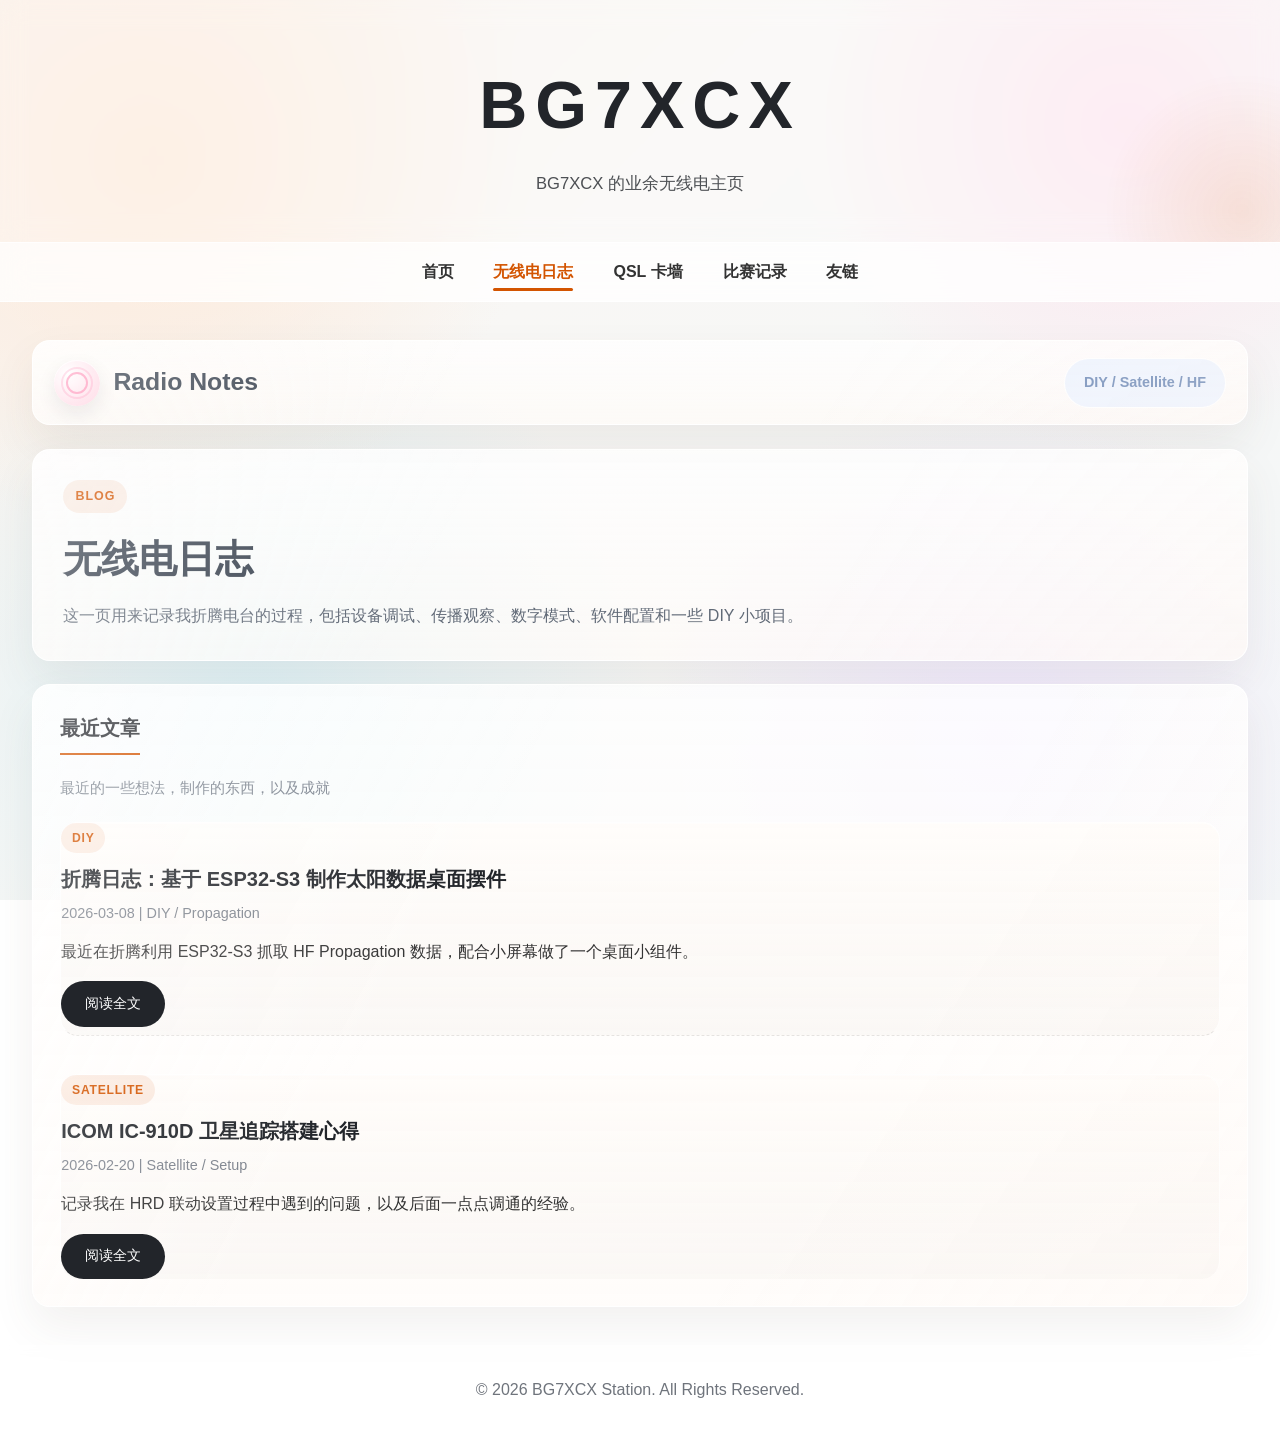
<file: blog.html>
<!DOCTYPE html>
<html lang="zh-CN">
<head>
    <meta charset="UTF-8">
    <meta name="viewport" content="width=device-width, initial-scale=1.0, maximum-scale=1.0, user-scalable=no">
    <title>无线电日志 - BG7XCX</title>
    <link rel="stylesheet" href="style.css">
</head>
<body class="page-shell">

<header class="hero reveal delay-1">
    <h1>BG7XCX</h1>
    <p>BG7XCX 的业余无线电主页</p>
</header>

<nav class="site-nav reveal delay-2">
    <div class="nav-links">
        <a href="index.html">首页</a>
        <a href="blog.html" class="active">无线电日志</a>
        <a href="qsl.html">QSL 卡墙</a>
        <a href="contest.html">比赛记录</a>
        <a href="links.html">友链</a>
    </div>
</nav>

<div class="container inner-page-container page-enter">
    <main class="content inner-page-content">
        <section class="inner-page-shell reveal delay-3">
            <div class="inner-page-topbar glass-card">
                <div class="topbar-brand">
                    <span class="topbar-dot"></span>
                    <strong>Radio Notes</strong>
                </div>
                <div class="topbar-actions">
                    <span class="topbar-pill">DIY / Satellite / HF</span>
                </div>
            </div>

            <article class="glass-card page-lead-card">
                <div class="hero-board-badge">Blog</div>
                <h2>无线电日志</h2>
                <p>
                    这一页用来记录我折腾电台的过程，包括设备调试、传播观察、数字模式、软件配置和一些 DIY 小项目。
                </p>
            </article>

            <article class="glass-card page-panel">
                <div class="board-head">
                    <div>
                        <h3>最近文章</h3>
                        <p class="widget-note">最近的一些想法，制作的东西，以及成就</p>
                    </div>
                </div>
                <div class="post-list-grid">
                    <article class="post-preview post-card">
                        <span class="post-tag">DIY</span>
                        <h4>折腾日志：基于 ESP32-S3 制作太阳数据桌面摆件</h4>
                        <p class="post-meta">2026-03-08 | DIY / Propagation</p>
                        <p>最近在折腾利用 ESP32-S3 抓取 HF Propagation 数据，配合小屏幕做了一个桌面小组件。</p>
                        <a href="#" class="btn">阅读全文</a>
                    </article>

                    <article class="post-preview post-card">
                        <span class="post-tag">Satellite</span>
                        <h4>ICOM IC-910D 卫星追踪搭建心得</h4>
                        <p class="post-meta">2026-02-20 | Satellite / Setup</p>
                        <p>记录我在 HRD 联动设置过程中遇到的问题，以及后面一点点调通的经验。</p>
                        <a href="#" class="btn">阅读全文</a>
                    </article>
                </div>
            </article>
        </section>
    </main>
</div>

<footer class="site-footer reveal delay-5">
    <p>&copy; 2026 BG7XCX Station. All Rights Reserved.</p>
</footer>

<script src="script.js"></script>
</body>
</html>
</file>
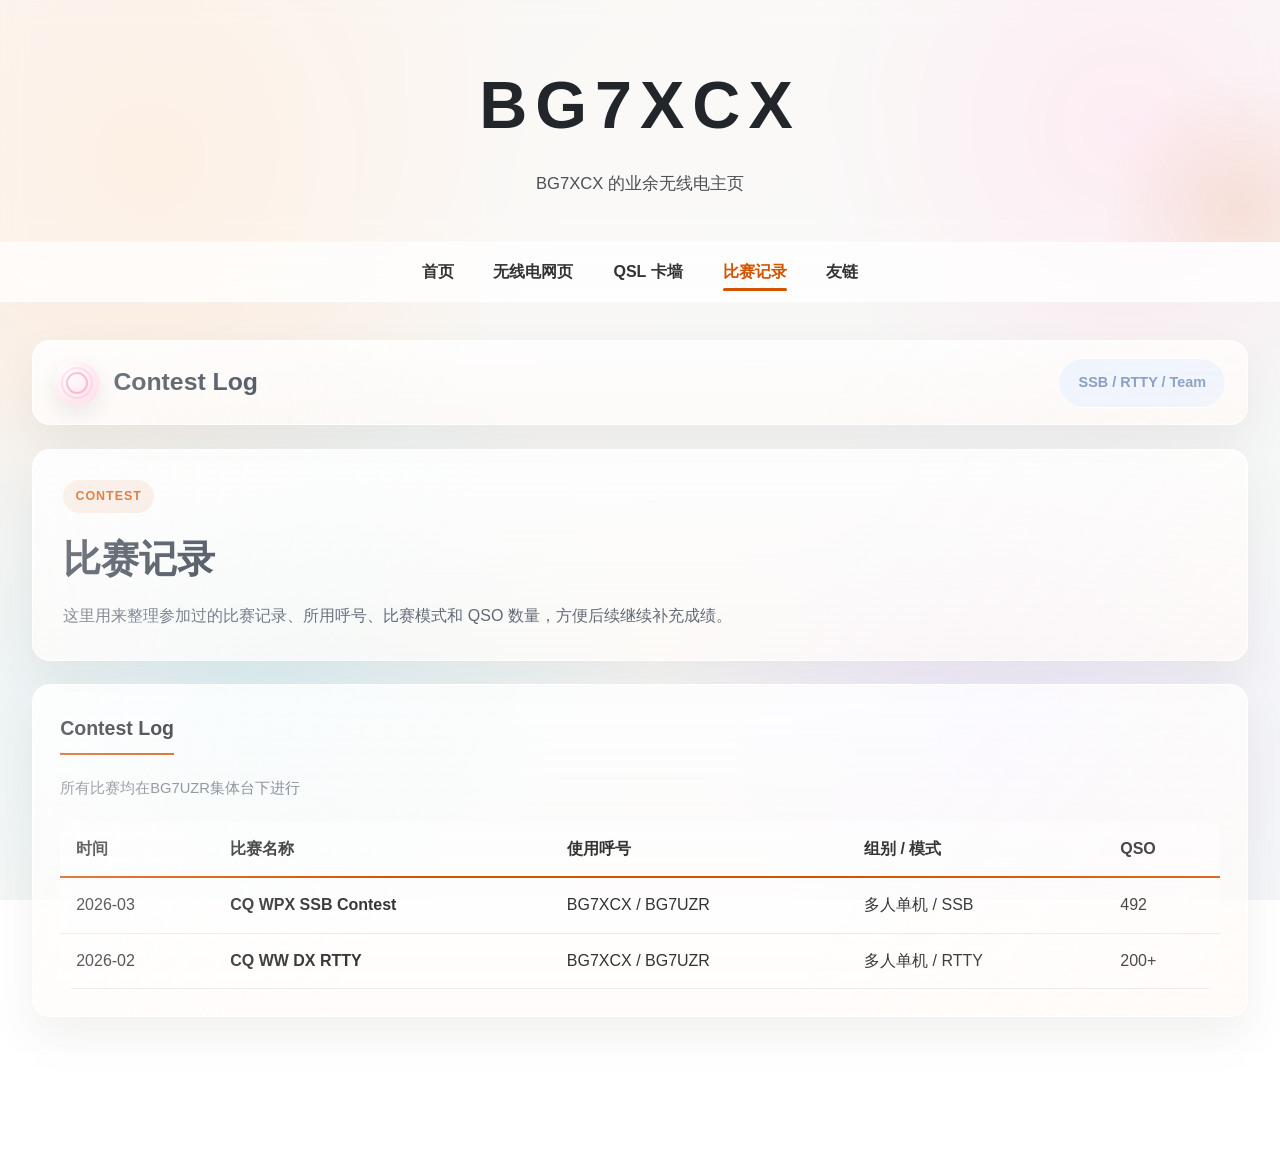
<file: contest.html>
<!DOCTYPE html>
<html lang="zh-CN">
<head>
    <meta charset="UTF-8">
    <meta name="viewport" content="width=device-width, initial-scale=1.0, maximum-scale=1.0, user-scalable=no">
    <title>比赛记录 - BG7XCX</title>
    <link rel="stylesheet" href="style.css">
</head>
<body class="page-shell">

<header class="hero reveal delay-1">
    <h1>BG7XCX</h1>
    <p>BG7XCX 的业余无线电主页</p>
</header>

<nav class="site-nav reveal delay-2">
    <div class="nav-links">
        <a href="index.html">首页</a>
        <a href="blog.html">无线电网页</a>
        <a href="qsl.html">QSL 卡墙</a>
        <a href="contest.html" class="active">比赛记录</a>
        <a href="links.html">友链</a>
    </div>
</nav>

<div class="container inner-page-container page-enter">
    <main class="content inner-page-content">
        <section class="inner-page-shell reveal delay-3">
            <div class="inner-page-topbar glass-card">
                <div class="topbar-brand">
                    <span class="topbar-dot"></span>
                    <strong>Contest Log</strong>
                </div>
                <div class="topbar-actions">
                    <span class="topbar-pill">SSB / RTTY / Team</span>
                </div>
            </div>

            <article class="glass-card page-lead-card">
                <div class="hero-board-badge">Contest</div>
                <h2>比赛记录</h2>
                <p>
                    这里用来整理参加过的比赛记录、所用呼号、比赛模式和 QSO 数量，方便后续继续补充成绩。
                </p>
            </article>

            <article class="glass-card page-panel">
                <div class="board-head">
                    <div>
                        <h3>Contest Log</h3>
                        <p class="widget-note">所有比赛均在BG7UZR集体台下进行</p>
                    </div>
                </div>
                <div class="table-shell">
                    <table class="contest-table">
                        <thead>
                            <tr>
                                <th>时间</th>
                                <th>比赛名称</th>
                                <th>使用呼号</th>
                                <th>组别 / 模式</th>
                                <th>QSO</th>
                            </tr>
                        </thead>
                        <tbody>
                            <tr>
                                <td>2026-03</td>
                                <td><strong>CQ WPX SSB Contest</strong></td>
                                <td>BG7XCX / BG7UZR</td>
                                <td>多人单机 / SSB</td>
                                <td>492</td>
                            </tr>
                            <tr>
                                <td>2026-02</td>
                                <td><strong>CQ WW DX RTTY</strong></td>
                                <td>BG7XCX / BG7UZR</td>
                                <td>多人单机 / RTTY</td>
                                <td>200+</td>
                            </tr>
                        </tbody>
                    </table>
                </div>
            </article>
        </section>
    </main>
</div>

<footer class="site-footer reveal delay-5">
    <p>&copy; 2026 BG7XCX Station. All Rights Reserved.</p>
</footer>

<script src="script.js"></script>
</body>
</html>
</file>
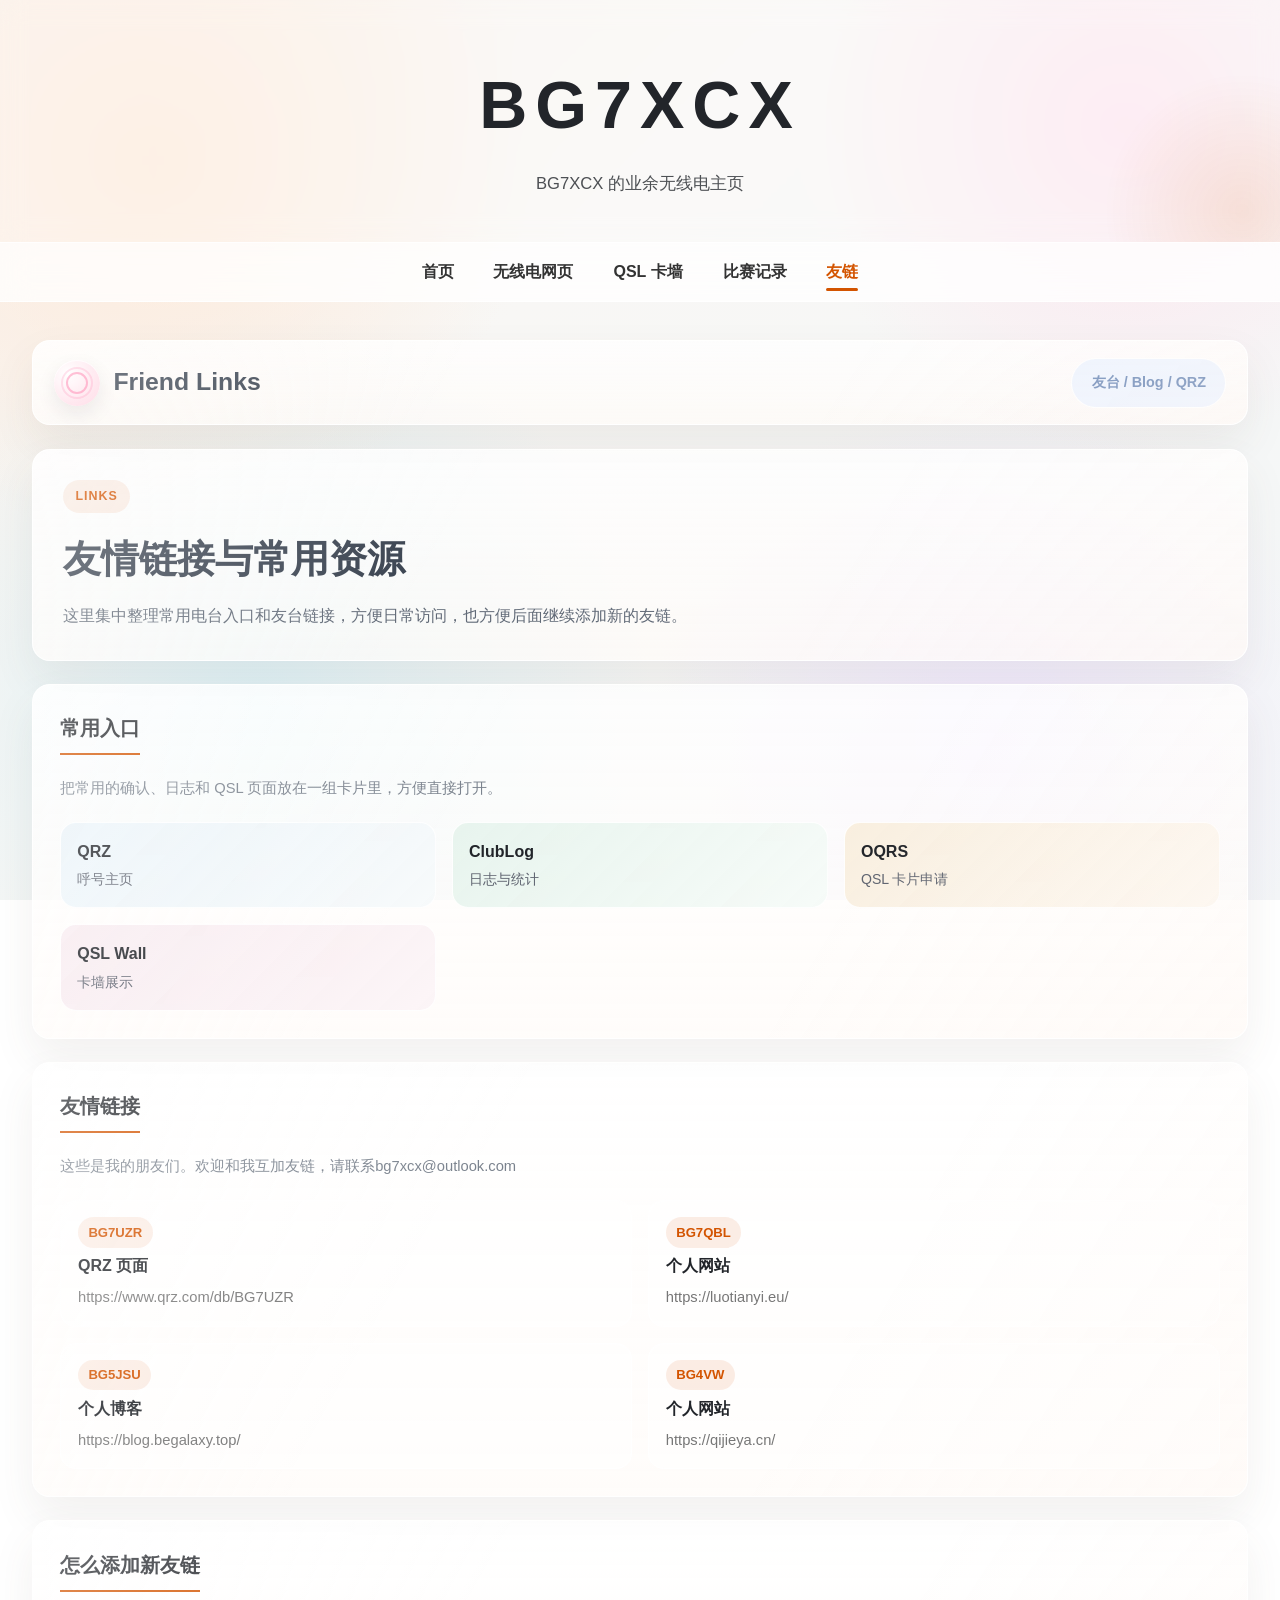
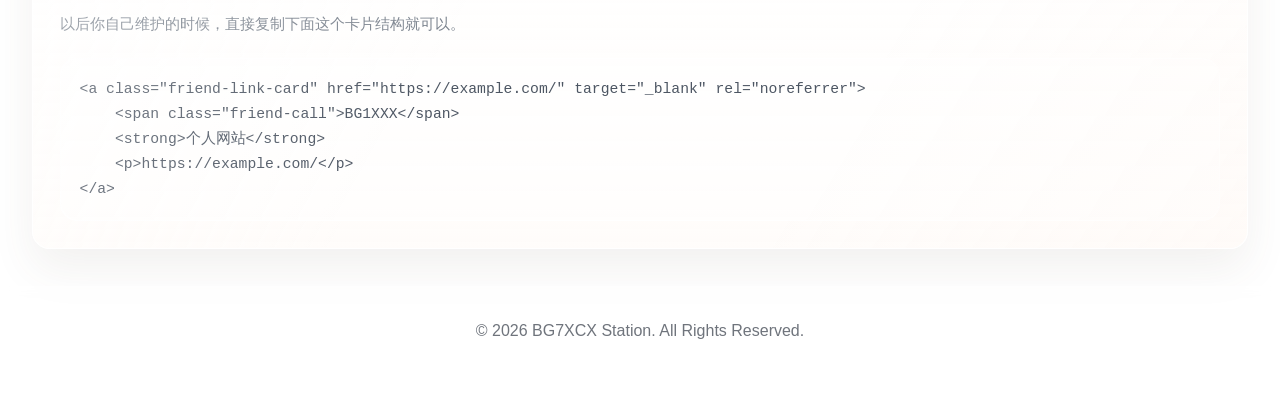
<file: links.html>
<!DOCTYPE html>
<html lang="zh-CN">
<head>
    <meta charset="UTF-8">
    <meta name="viewport" content="width=device-width, initial-scale=1.0, maximum-scale=1.0, user-scalable=no">
    <title>友情链接 - BG7XCX</title>
    <link rel="stylesheet" href="style.css">
</head>
<body class="page-shell">

<header class="hero reveal delay-1">
    <h1>BG7XCX</h1>
    <p>BG7XCX 的业余无线电主页</p>
</header>

<nav class="site-nav reveal delay-2">
    <div class="nav-links">
        <a href="index.html">首页</a>
        <a href="blog.html">无线电网页</a>
        <a href="qsl.html">QSL 卡墙</a>
        <a href="contest.html">比赛记录</a>
        <a href="links.html" class="active">友链</a>
    </div>
</nav>

<div class="container inner-page-container page-enter">
    <main class="content inner-page-content">
        <section class="inner-page-shell reveal delay-3">
            <div class="inner-page-topbar glass-card">
                <div class="topbar-brand">
                    <span class="topbar-dot"></span>
                    <strong>Friend Links</strong>
                </div>
                <div class="topbar-actions">
                    <span class="topbar-pill">友台 / Blog / QRZ</span>
                </div>
            </div>

            <article class="glass-card page-lead-card">
                <div class="hero-board-badge">Links</div>
                <h2>友情链接与常用资源</h2>
                <p>
                    这里集中整理常用电台入口和友台链接，方便日常访问，也方便后面继续添加新的友链。
                </p>
            </article>

            <article class="glass-card page-panel">
                <div class="board-head">
                    <div>
                        <h3>常用入口</h3>
                        <p class="widget-note">把常用的确认、日志和 QSL 页面放在一组卡片里，方便直接打开。</p>
                    </div>
                </div>
                <div class="tool-strip page-tool-strip">
                    <a class="tool-chip tool-chip-blue" href="https://www.qrz.com/db/BG7XCX" target="_blank" rel="noreferrer">
                        <span class="tool-chip-title">QRZ</span>
                        <span class="tool-chip-copy">呼号主页</span>
                    </a>
                    <a class="tool-chip tool-chip-green" href="https://clublog.org/" target="_blank" rel="noreferrer">
                        <span class="tool-chip-title">ClubLog</span>
                        <span class="tool-chip-copy">日志与统计</span>
                    </a>
                    <a class="tool-chip tool-chip-amber" href="https://clublog.org/oqrs.php" target="_blank" rel="noreferrer">
                        <span class="tool-chip-title">OQRS</span>
                        <span class="tool-chip-copy">QSL 卡片申请</span>
                    </a>
                    <a class="tool-chip tool-chip-rose" href="qsl.html">
                        <span class="tool-chip-title">QSL Wall</span>
                        <span class="tool-chip-copy">卡墙展示</span>
                    </a>
                </div>
            </article>

            <article class="glass-card page-panel">
                <div class="board-head">
                    <div>
                        <h3>友情链接</h3>
                        <p class="widget-note">这些是我的朋友们。欢迎和我互加友链，请联系bg7xcx@outlook.com</p>
                    </div>
                </div>
                <div class="friend-links-grid">
                    <a class="friend-link-card" href="https://www.qrz.com/db/BG7UZR" target="_blank" rel="noreferrer">
                        <span class="friend-call">BG7UZR</span>
                        <strong>QRZ 页面</strong>
                        <p>https://www.qrz.com/db/BG7UZR</p>
                    </a>
                    <a class="friend-link-card" href="https://luotianyi.eu/" target="_blank" rel="noreferrer">
                        <span class="friend-call">BG7QBL</span>
                        <strong>个人网站</strong>
                        <p>https://luotianyi.eu/</p>
                    </a>
                    <a class="friend-link-card" href="https://blog.begalaxy.top/" target="_blank" rel="noreferrer">
                        <span class="friend-call">BG5JSU</span>
                        <strong>个人博客</strong>
                        <p>https://blog.begalaxy.top/</p>
                    </a>
                    <a class="friend-link-card" href="https://qijieya.cn/" target="_blank" rel="noreferrer">
                        <span class="friend-call">BG4VW</span>
                        <strong>个人网站</strong>
                        <p>https://qijieya.cn/</p>
                    </a>
                </div>
            </article>

            <article class="glass-card page-panel">
                <div class="board-head">
                    <div>
                        <h3>怎么添加新友链</h3>
                        <p class="widget-note">以后你自己维护的时候，直接复制下面这个卡片结构就可以。</p>
                    </div>
                </div>
                <div class="code-note-card">
<pre><code>&lt;a class="friend-link-card" href="https://example.com/" target="_blank" rel="noreferrer"&gt;
    &lt;span class="friend-call"&gt;BG1XXX&lt;/span&gt;
    &lt;strong&gt;个人网站&lt;/strong&gt;
    &lt;p&gt;https://example.com/&lt;/p&gt;
&lt;/a&gt;</code></pre>
                </div>
            </article>
        </section>
    </main>
</div>

<footer class="site-footer reveal delay-5">
    <p>&copy; 2026 BG7XCX Station. All Rights Reserved.</p>
</footer>

<script src="script.js"></script>
</body>
</html>
</file>
<file: style.css>
/* =========================================
   BG7XCX 纯净白底 + 毛玻璃风格 UI
   ========================================= */

:root {
    --primary: #22252a;
    --accent: #d35400;
    --accent-soft: rgba(211, 84, 0, 0.14);
    --text-main: #333;
    --text-muted: #777;
    --glass-bg: rgba(255, 255, 255, 0.62);
    --glass-bg-strong: rgba(255, 255, 255, 0.82);
    --glass-blur: 20px;
    --glass-border: 1px solid rgba(255, 255, 255, 0.92);
    --glass-shadow: 0 18px 48px rgba(24, 28, 35, 0.08);
    --glass-shadow-hover: 0 24px 64px rgba(24, 28, 35, 0.14);
    --radius-lg: 18px;
    --radius-md: 12px;
    --font-family: "Segoe UI", "PingFang SC", "Microsoft YaHei", sans-serif;
    --transition: 260ms ease;
}

* {
    box-sizing: border-box;
    margin: 0;
    padding: 0;
}

html {
    scroll-behavior: smooth;
}

body {
    font-family: var(--font-family);
    color: var(--text-main);
    line-height: 1.65;
    min-height: 100vh;
    background-image:
        radial-gradient(circle at 12% 18%, rgba(255, 232, 214, 0.82), transparent 28%),
        radial-gradient(circle at 88% 14%, rgba(255, 222, 235, 0.72), transparent 24%),
        radial-gradient(circle at 20% 78%, rgba(213, 239, 246, 0.72), transparent 32%),
        radial-gradient(circle at 78% 82%, rgba(239, 229, 255, 0.74), transparent 28%),
        linear-gradient(135deg, #f8f1eb 0%, #f8f7f5 38%, #f4f7f8 100%);
    background-size: 100% 100%;
    background-attachment: fixed;
    background-position: center;
    opacity: 1;
    transition: opacity 320ms ease, transform 320ms ease, filter 320ms ease;
}

body.page-transitioning {
    opacity: 0;
    transform: translateY(10px);
    filter: blur(3px);
}

a {
    text-decoration: none;
    color: inherit;
    transition: color var(--transition), transform var(--transition), opacity var(--transition), background-color var(--transition), box-shadow var(--transition);
}

.hero {
    background: rgba(255, 255, 255, 0.3);
    backdrop-filter: blur(12px);
    -webkit-backdrop-filter: blur(12px);
    padding: 3.2rem 1rem 2.8rem;
    text-align: center;
    border-bottom: var(--glass-border);
    position: relative;
    overflow: hidden;
}

.hero::after {
    content: "";
    position: absolute;
    inset: auto -8% -45% auto;
    width: 280px;
    height: 280px;
    background: radial-gradient(circle, rgba(211, 84, 0, 0.12), transparent 70%);
    pointer-events: none;
}

.hero h1 {
    font-size: clamp(3rem, 5.2vw, 4.6rem);
    color: #22252a;
    letter-spacing: 0.12em;
    margin-bottom: 0.55rem;
}

.hero p {
    color: rgba(34, 37, 42, 0.8);
    font-size: clamp(0.95rem, 1.3vw, 1.08rem);
}

.site-nav {
    background: rgba(255, 255, 255, 0.78);
    backdrop-filter: blur(15px);
    -webkit-backdrop-filter: blur(15px);
    border-bottom: var(--glass-border);
    position: sticky;
    top: 0;
    z-index: 1000;
    display: flex;
    justify-content: center;
    align-items: center;
    padding: 0 1rem;
}

.nav-links {
    display: flex;
    flex-wrap: wrap;
    justify-content: center;
    gap: 0.35rem 0.9rem;
}

.nav-links a {
    padding: 1rem 0.8rem;
    font-weight: 600;
    display: block;
    position: relative;
}

.nav-links a::after {
    content: "";
    position: absolute;
    left: 0.8rem;
    right: 0.8rem;
    bottom: 0.65rem;
    height: 3px;
    border-radius: 999px;
    background: var(--accent);
    transform: scaleX(0);
    transform-origin: center;
    transition: transform var(--transition);
}

.nav-links a:hover,
.nav-links a.active {
    color: var(--accent);
}

.nav-links a:hover::after,
.nav-links a.active::after {
    transform: scaleX(1);
}

.container {
    width: min(95%, 1180px);
    margin: 2.35rem auto;
    display: grid;
    grid-template-columns: 300px minmax(0, 1fr);
    gap: 2rem;
    align-items: start;
}

.glass-card {
    background: linear-gradient(180deg, rgba(255, 255, 255, 0.78), rgba(255, 251, 248, 0.68));
    backdrop-filter: blur(var(--glass-blur));
    -webkit-backdrop-filter: blur(var(--glass-blur));
    border: 1px solid rgba(255, 255, 255, 0.88);
    box-shadow: 0 20px 44px rgba(89, 71, 63, 0.08);
    padding: 1.55rem;
    border-radius: var(--radius-lg);
    margin-bottom: 1.5rem;
    position: relative;
    overflow: hidden;
    transform: translateY(0);
    transition: transform 280ms ease, box-shadow 280ms ease, border-color 280ms ease, background 280ms ease;
}

.glass-card::before {
    content: "";
    position: absolute;
    inset: 0;
    background: linear-gradient(120deg, rgba(255, 255, 255, 0.34), transparent 35%, transparent 65%, rgba(255, 244, 238, 0.18));
    pointer-events: none;
}

.glass-card:hover {
    transform: translateY(-6px);
    box-shadow: 0 24px 56px rgba(89, 71, 63, 0.12);
    border-color: rgba(255, 255, 255, 1);
}

.glass-card h3 {
    font-size: 1.22rem;
    color: #22252a;
    margin-bottom: 1.3rem;
    padding-bottom: 0.55rem;
    border-bottom: 2px solid var(--accent);
    display: inline-block;
}

.section-intro {
    color: var(--text-muted);
    margin-bottom: 1.4rem;
}

.data-list {
    list-style: none;
}

.data-list li {
    padding: 0.82rem 0;
    border-bottom: 1px dashed rgba(0, 0, 0, 0.1);
    display: flex;
    justify-content: flex-start;
    gap: 20px;
    font-size: 0.95rem;
}

.data-list li:last-child {
    border-bottom: none;
}

.data-list strong {
    color: #444;
    width: 84px;
    flex-shrink: 0;
}

.data-list span {
    color: #555;
    font-weight: 500;
}

.memo-card {
    border-left: 5px solid var(--accent);
}

.resource-list strong a {
    color: var(--accent);
}

.resource-list strong a:hover {
    opacity: 0.8;
}

.link-card-grid,
.friend-links-grid {
    display: grid;
    grid-template-columns: repeat(2, minmax(0, 1fr));
    gap: 1rem;
}

.link-card,
.friend-link-card {
    display: grid;
    gap: 0.35rem;
    padding: 1rem 1.05rem;
    border-radius: 16px;
    background: rgba(255, 255, 255, 0.5);
    border: 1px solid rgba(255, 255, 255, 0.92);
    box-shadow: inset 0 1px 0 rgba(255, 255, 255, 0.28);
}

.link-card:hover,
.friend-link-card:hover {
    transform: translateY(-4px);
    box-shadow: 0 14px 30px rgba(24, 28, 35, 0.08);
}

.link-card-kicker {
    font-size: 0.76rem;
    letter-spacing: 0.08em;
    text-transform: uppercase;
    color: var(--accent);
    font-weight: 700;
}

.link-card strong,
.friend-link-card strong {
    font-size: 1rem;
    color: #22252a;
}

.link-card p,
.friend-link-card p {
    color: var(--text-muted);
    font-size: 0.92rem;
    word-break: break-word;
}

.friend-call {
    display: inline-flex;
    align-items: center;
    width: fit-content;
    padding: 0.28rem 0.65rem;
    border-radius: 999px;
    background: rgba(211, 84, 0, 0.1);
    color: var(--accent);
    font-size: 0.82rem;
    font-weight: 700;
}

.links-header {
    margin-bottom: 1.1rem;
}

.links-page-container {
    width: min(95%, 1380px);
    grid-template-columns: 1fr;
}

.home-page-container {
    width: min(95%, 1380px);
    grid-template-columns: 1fr;
}

.links-page-content {
    min-width: 0;
}

.home-page-content {
    min-width: 0;
}

.links-dashboard-shell {
    display: grid;
    gap: 1.5rem;
}

.home-dashboard-shell {
    display: grid;
    gap: 1.8rem;
}

.links-dashboard-topbar {
    display: flex;
    align-items: center;
    justify-content: space-between;
    gap: 1rem;
    padding: 1.15rem 1.4rem;
    margin-bottom: 0;
}

.home-dashboard-topbar {
    display: flex;
    align-items: center;
    justify-content: space-between;
    gap: 1rem;
    padding: 1.15rem 1.4rem;
    margin-bottom: 0;
}

.inner-page-container {
    width: min(95%, 1240px);
    grid-template-columns: 1fr;
}

.inner-page-content {
    min-width: 0;
}

.inner-page-shell {
    display: grid;
    gap: 1.45rem;
}

.inner-page-topbar {
    display: flex;
    align-items: center;
    justify-content: space-between;
    gap: 1rem;
    padding: 1.05rem 1.3rem;
    margin-bottom: 0;
}

.topbar-brand {
    display: inline-flex;
    align-items: center;
    gap: 0.85rem;
    color: #3a4350;
    font-size: 1.55rem;
    font-weight: 700;
}

.topbar-dot {
    width: 46px;
    height: 46px;
    border-radius: 50%;
    background: radial-gradient(circle at 30% 30%, rgba(255,255,255,0.94), rgba(255,214,227,0.88));
    box-shadow: inset 0 1px 0 rgba(255,255,255,0.85), 0 8px 20px rgba(24, 28, 35, 0.08);
    position: relative;
}

.topbar-dot::before,
.topbar-dot::after {
    content: "";
    position: absolute;
    inset: 50% auto auto 50%;
    border-radius: 999px;
    transform: translate(-50%, -50%);
}

.topbar-dot::before {
    width: 18px;
    height: 18px;
    border: 2px solid rgba(255, 122, 168, 0.45);
}

.topbar-dot::after {
    width: 28px;
    height: 28px;
    border: 2px solid rgba(255, 122, 168, 0.2);
}

.topbar-actions {
    display: flex;
    flex-wrap: wrap;
    justify-content: flex-end;
    gap: 0.8rem;
}

.topbar-pill {
    padding: 0.75rem 1.2rem;
    border-radius: 999px;
    background: rgba(233, 241, 255, 0.72);
    color: #7b95be;
    font-weight: 700;
    font-size: 0.9rem;
    border: 1px solid rgba(255,255,255,0.92);
}

.topbar-pill-accent {
    background: rgba(255, 233, 242, 0.78);
    color: #dd7da6;
}

.links-dashboard {
    display: grid;
    grid-template-columns: 290px minmax(0, 1fr) 280px;
    gap: 1.6rem;
    align-items: start;
}

.home-dashboard {
    display: grid;
    grid-template-columns: 290px minmax(0, 1fr) 280px;
    gap: 2rem;
    align-items: start;
}

.home-dashboard-unique {
    grid-template-columns: 310px minmax(0, 1fr);
    gap: 2rem;
}

.home-stage {
    display: grid;
    gap: 1.8rem;
    min-width: 0;
}

.dashboard-col {
    min-width: 0;
}

.profile-card {
    text-align: center;
}

.profile-card-large {
    padding-top: 2rem;
}

.home-profile-card {
    min-height: 100%;
}

.home-dashboard .glass-card:hover,
.inner-page-shell .glass-card:hover {
    transform: translateY(-2px);
}

.profile-avatar {
    width: 92px;
    height: 92px;
    margin: 0 auto 1rem;
    border-radius: 50%;
    display: grid;
    place-items: center;
    background: linear-gradient(135deg, rgba(255,255,255,0.95), rgba(211,84,0,0.16));
    color: var(--accent);
    font-size: 1.6rem;
    font-weight: 700;
    box-shadow: 0 10px 28px rgba(24, 28, 35, 0.08);
}

.profile-avatar-large {
    width: 118px;
    height: 118px;
    font-size: 2rem;
    margin-bottom: 1.15rem;
}

.profile-card h2 {
    font-size: 2rem;
    color: #3b4350;
    margin-bottom: 0.35rem;
}

.profile-subtitle {
    color: var(--text-muted);
    margin-bottom: 0.85rem;
}

.profile-copy {
    color: #555;
    margin-bottom: 1rem;
}

.profile-actions {
    display: grid;
    gap: 0.75rem;
}

.profile-pill {
    padding: 0.9rem 1rem;
    border-radius: 14px;
    background: rgba(255,255,255,0.56);
    border: 1px solid rgba(255,255,255,0.92);
    font-weight: 600;
}

.profile-pill:hover {
    transform: translateY(-3px);
}

.info-card .info-block + .info-block {
    margin-top: 1rem;
}

.info-card strong {
    display: block;
    margin-bottom: 0.35rem;
    color: #22252a;
}

.info-card p {
    color: #5f6470;
}

.home-info-card {
    margin-bottom: 0;
}

.hero-board {
    min-height: 235px;
    display: flex;
    flex-direction: column;
    justify-content: center;
}

.hero-board-links {
    background:
        radial-gradient(circle at 22% 24%, rgba(255, 225, 238, 0.35), transparent 24%),
        radial-gradient(circle at 82% 18%, rgba(219, 235, 255, 0.35), transparent 24%),
        linear-gradient(180deg, rgba(255, 255, 255, 0.78), rgba(255, 255, 255, 0.6));
}

.home-hero-card {
    min-height: 340px;
    display: flex;
    flex-direction: column;
    justify-content: center;
    background:
        radial-gradient(circle at 22% 18%, rgba(249, 231, 223, 0.42), transparent 24%),
        radial-gradient(circle at 84% 20%, rgba(225, 237, 244, 0.46), transparent 22%),
        linear-gradient(180deg, rgba(255, 253, 251, 0.84), rgba(250, 246, 243, 0.72));
}

.home-hero-card h2 {
    font-size: clamp(2rem, 3.6vw, 2.85rem);
    color: #3a4350;
    margin-bottom: 0.9rem;
    line-height: 1.2;
}

.home-hero-card p {
    color: #5f6470;
    max-width: 50rem;
}

.home-hero-links {
    display: flex;
    flex-wrap: wrap;
    gap: 0.8rem;
    margin-top: 1.6rem;
}

.home-section-card {
    margin-bottom: 0;
    padding: 2rem;
}

.home-logbook-panel {
    padding-bottom: 1.85rem;
}

.home-logbook-frame {
    border-radius: 18px;
    background: rgba(255, 255, 255, 0.72);
    box-shadow: inset 0 1px 0 rgba(255,255,255,0.5);
}

.home-logbook-frame .ham-widget {
    height: 360px;
}

.home-left-propagation {
    padding: 1.3rem;
    margin-top: 0.85rem;
}

.propagation-widget-compact {
    display: block;
    overflow: hidden;
    border-radius: 16px;
    background: rgba(255, 255, 255, 0.74);
    border: 1px solid rgba(255,255,255,0.9);
}

.propagation-widget-compact img {
    display: block;
    width: 100%;
    height: auto;
}

.home-links-card {
    background: linear-gradient(180deg, rgba(255, 252, 249, 0.82), rgba(251, 248, 245, 0.72));
}

.home-tool-strip {
    grid-template-columns: repeat(4, minmax(0, 1fr));
    gap: 1.3rem;
}

.home-focus-grid {
    display: grid;
    grid-template-columns: minmax(0, 1.25fr) minmax(280px, 0.9fr);
    gap: 1.6rem;
    align-items: start;
}

.home-summary-panel,
.home-updates-panel {
    min-height: 100%;
}

.station-summary-grid {
    display: grid;
    grid-template-columns: repeat(2, minmax(0, 1fr));
    gap: 1.35rem;
}

.station-summary-card {
    padding: 1.4rem 1.2rem;
    border-radius: 18px;
    border: 1px solid rgba(255, 255, 255, 0.9);
    box-shadow: inset 0 1px 0 rgba(255, 255, 255, 0.3);
}

.station-summary-card strong {
    display: block;
    color: #2f3743;
    font-size: 1.02rem;
    margin-bottom: 0.3rem;
}

.station-summary-card p {
    color: #687280;
    font-size: 0.9rem;
}

.station-summary-kicker {
    display: inline-flex;
    margin-bottom: 0.65rem;
    padding: 0.3rem 0.62rem;
    border-radius: 999px;
    font-size: 0.74rem;
    font-weight: 700;
    letter-spacing: 0.08em;
    text-transform: uppercase;
    background: rgba(255, 255, 255, 0.65);
    color: #6a7380;
}

.station-summary-card-blue {
    background: linear-gradient(135deg, rgba(231,239,245,0.92), rgba(248,250,251,0.97));
}

.station-summary-card-pink {
    background: linear-gradient(135deg, rgba(246,235,238,0.92), rgba(252,246,248,0.97));
}

.station-summary-card-gold {
    background: linear-gradient(135deg, rgba(247,238,225,0.92), rgba(252,248,241,0.97));
}

.home-feed-list {
    display: grid;
    gap: 1.2rem;
}

.home-feed-item {
    padding: 1.28rem 1.2rem;
    border-radius: 16px;
    background: linear-gradient(180deg, rgba(255, 252, 249, 0.82), rgba(249, 245, 242, 0.74));
    border: 1px solid rgba(255,255,255,0.9);
}

.home-feed-item strong {
    display: block;
    color: #2f3743;
    margin-bottom: 0.4rem;
}

.home-feed-item p {
    color: #687280;
}

.home-mini-panel {
    margin-bottom: 0;
}

.page-lead-card {
    padding: 1.9rem;
    margin-bottom: 0;
}

.page-lead-card h2 {
    font-size: clamp(1.85rem, 3vw, 2.45rem);
    color: #3a4350;
    margin-bottom: 0.8rem;
}

.page-lead-card p {
    color: #616a77;
    max-width: 54rem;
}

.page-panel {
    padding: 1.7rem;
    margin-bottom: 0;
}

.page-tool-strip {
    grid-template-columns: repeat(4, minmax(0, 1fr));
}

.tool-chip-rose {
    background: linear-gradient(135deg, rgba(247,234,239,0.92), rgba(252,245,247,0.97));
}

.post-list-grid {
    display: grid;
    grid-template-columns: 1fr;
    gap: 1rem;
}

.post-card {
    display: flex;
    flex-direction: column;
    align-items: flex-start;
    min-height: auto;
    padding: 1.35rem 1.35rem 1.45rem;
    margin-bottom: 0;
    border-bottom: none;
    border-radius: 18px;
    background: linear-gradient(180deg, rgba(255, 252, 249, 0.8), rgba(249, 246, 243, 0.72));
    border: 1px solid rgba(255,255,255,0.9);
    box-shadow: inset 0 1px 0 rgba(255,255,255,0.46);
}

.post-card h4 {
    line-height: 1.45;
    font-size: 1.08rem;
    margin-bottom: 0.6rem;
}

.post-card .post-meta {
    margin-bottom: 0.85rem;
    color: #7d838d;
}

.post-card p:last-of-type {
    margin-bottom: 1rem;
}

.post-card .btn {
    margin-top: 0;
}

.page-panel .board-head {
    margin-bottom: 1.35rem;
}

.post-tag {
    display: inline-flex;
    align-items: center;
    width: fit-content;
    margin-bottom: 0.75rem;
    padding: 0.3rem 0.68rem;
    border-radius: 999px;
    background: rgba(211, 84, 0, 0.1);
    color: var(--accent);
    font-size: 0.76rem;
    font-weight: 700;
    letter-spacing: 0.06em;
    text-transform: uppercase;
}

.code-note-card {
    padding: 1.1rem 1.15rem;
    border-radius: 18px;
    background: rgba(255,255,255,0.5);
    border: 1px solid rgba(255,255,255,0.9);
    overflow-x: auto;
}

.code-note-card pre {
    margin: 0;
    font-family: Consolas, "Courier New", monospace;
    font-size: 0.92rem;
    line-height: 1.7;
    color: #4d5663;
}

.hero-board h2 {
    font-size: clamp(1.8rem, 3vw, 2.4rem);
    color: #22252a;
    margin-bottom: 0.7rem;
}

.hero-board p {
    color: #5f6470;
    max-width: 48rem;
}

.hero-board-badge {
    display: inline-flex;
    align-items: center;
    width: fit-content;
    margin-bottom: 0.85rem;
    padding: 0.4rem 0.75rem;
    border-radius: 999px;
    background: rgba(211,84,0,0.1);
    color: var(--accent);
    font-size: 0.78rem;
    font-weight: 700;
    letter-spacing: 0.08em;
    text-transform: uppercase;
}

.tools-board {
    margin-top: 0;
}

.tool-strip {
    display: grid;
    grid-template-columns: repeat(3, minmax(0, 1fr));
    gap: 1rem;
}

.tool-chip {
    display: grid;
    gap: 0.18rem;
    padding: 1rem;
    border-radius: 16px;
    border: 1px solid rgba(255,255,255,0.9);
    font-weight: 600;
}

.tool-chip-title {
    font-size: 1rem;
    color: #22252a;
}

.tool-chip-copy {
    color: #5f6470;
    font-size: 0.88rem;
    font-weight: 500;
}

.tool-chip-blue {
    background: linear-gradient(135deg, rgba(232,242,248,0.9), rgba(247,250,251,0.96));
}

.tool-chip-green {
    background: linear-gradient(135deg, rgba(229,243,236,0.9), rgba(246,251,248,0.96));
}

.tool-chip-amber {
    background: linear-gradient(135deg, rgba(248,237,220,0.9), rgba(252,247,240,0.96));
}

.board-head {
    margin-bottom: 1rem;
}

.widget-note {
    color: #7a828d;
    font-size: 0.92rem;
}

.friend-links-grid-dashboard {
    grid-template-columns: repeat(2, minmax(0, 1fr));
}

.friend-link-card-featured {
    background: linear-gradient(135deg, rgba(255, 242, 231, 0.82), rgba(255, 250, 245, 0.94));
}

.action-stack {
    display: grid;
    gap: 0.9rem;
}

.action-card {
    display: flex;
    align-items: center;
    gap: 0.9rem;
    padding: 1rem 1.05rem;
    border-radius: 18px;
    border: 1px solid rgba(255,255,255,0.9);
}

.action-card:hover {
    transform: translateY(-4px);
}

.action-icon {
    width: 42px;
    height: 42px;
    border-radius: 50%;
    display: grid;
    place-items: center;
    font-weight: 700;
    background: rgba(255,255,255,0.74);
    color: #22252a;
    flex-shrink: 0;
}

.action-card strong {
    display: block;
    color: #22252a;
    margin-bottom: 0.15rem;
}

.action-card p {
    color: #66707d;
    font-size: 0.88rem;
}

.action-card-gold {
    background: linear-gradient(135deg, rgba(247,236,218,0.92), rgba(252,247,240,0.97));
}

.action-card-mint {
    background: linear-gradient(135deg, rgba(228,242,236,0.92), rgba(246,251,248,0.97));
}

.action-card-blue {
    background: linear-gradient(135deg, rgba(232,240,248,0.92), rgba(246,249,251,0.97));
}

.action-card-rose {
    background: linear-gradient(135deg, rgba(248,234,239,0.92), rgba(252,245,247,0.97));
}

.mini-log-card {
    margin-top: 1.1rem;
}

.mini-log-list {
    list-style: none;
    display: grid;
    gap: 0.7rem;
}

.mini-log-list li {
    padding: 0.9rem 1rem;
    border-radius: 14px;
    background: rgba(255,255,255,0.5);
    border: 1px solid rgba(255,255,255,0.9);
    color: #5f6470;
}

.solar-panel-grid {
    display: grid;
    grid-template-columns: repeat(2, minmax(0, 1fr));
    gap: 1.2rem;
}

.signal-panel {
    display: grid;
    grid-template-rows: auto 1fr;
    gap: 1rem;
    min-height: 100%;
    padding: 1rem;
    border-radius: 16px;
    background: rgba(255, 255, 255, 0.54);
    border: 1px solid rgba(255, 255, 255, 0.9);
    box-shadow: inset 0 1px 0 rgba(255, 255, 255, 0.3);
}

.signal-panel:hover {
    transform: translateY(-4px);
    box-shadow: 0 16px 34px rgba(0, 0, 0, 0.08);
}

.signal-panel-head {
    min-height: 112px;
}

.signal-kicker {
    display: inline-block;
    padding: 0.25rem 0.6rem;
    border-radius: 999px;
    background: var(--accent-soft);
    color: var(--accent);
    font-size: 0.75rem;
    font-weight: 700;
    letter-spacing: 0.08em;
    margin-bottom: 0.7rem;
}

.signal-panel h4 {
    font-size: 1.08rem;
    margin-bottom: 0.35rem;
    color: #22252a;
}

.signal-panel p {
    color: var(--text-muted);
    font-size: 0.92rem;
}

.signal-media {
    min-height: 250px;
    border-radius: 14px;
    overflow: hidden;
    background: rgba(17, 20, 24, 0.88);
    display: flex;
    align-items: center;
    justify-content: center;
}

.signal-media-light {
    background: rgba(255, 255, 255, 0.9);
}

.nasa-wrapper,
.n0nbh-img {
    width: 100%;
    max-width: none;
    height: 100%;
    min-height: 250px;
    border-radius: 14px;
    border: none;
    box-shadow: none;
    display: block;
    object-fit: cover;
}

.nasa-wrapper img {
    width: 100%;
    height: 100%;
    min-height: 250px;
    display: block;
    object-fit: cover;
}

.widget-grid {
    display: grid;
    grid-template-columns: 1fr 1fr;
    gap: 1.5rem;
}

.widget-card {
    min-height: 100%;
}

.iframe-wrapper {
    width: 100%;
    overflow: hidden;
    -webkit-overflow-scrolling: touch;
    border-radius: 12px;
    background: rgba(255, 255, 255, 0.86);
}

iframe.ham-widget {
    width: 100%;
    min-width: 0;
    height: 350px;
    border: none;
    background: #fff;
    display: block;
}

.post-preview {
    padding: 0 0 0.5rem;
    margin-bottom: 1.4rem;
    border-bottom: 1px dashed rgba(0, 0, 0, 0.1);
}

.post-preview:last-child {
    margin-bottom: 0;
    border-bottom: none;
    padding-bottom: 0;
}

.post-preview h4 {
    font-size: 1.25rem;
    margin-bottom: 0.5rem;
    color: #22252a;
}

.post-meta {
    color: var(--text-muted);
    font-size: 0.9rem;
    margin-bottom: 1rem;
}

.table-shell {
    overflow-x: auto;
    border-radius: 14px;
    background: rgba(255, 255, 255, 0.44);
}

.contest-table {
    width: 100%;
    min-width: 680px;
    border-collapse: collapse;
    text-align: left;
}

.contest-table th,
.contest-table td {
    padding: 14px 16px;
}

.contest-table thead tr {
    border-bottom: 2px solid var(--accent);
}

.contest-table tbody tr {
    border-bottom: 1px solid rgba(0, 0, 0, 0.08);
    transition: background-color var(--transition);
}

.contest-table tbody tr:hover {
    background: rgba(255, 255, 255, 0.46);
}

.qsl-gallery {
    display: grid;
    grid-template-columns: repeat(auto-fill, minmax(250px, 1fr));
    gap: 1.5rem;
}

.qsl-item {
    border-radius: 16px;
    overflow: hidden;
    box-shadow: var(--glass-shadow);
    position: relative;
    border: var(--glass-border);
    background: rgba(255, 255, 255, 0.82);
    transition: transform 280ms ease, box-shadow 280ms ease;
}

.qsl-item:hover {
    transform: translateY(-8px);
    box-shadow: var(--glass-shadow-hover);
}

.qsl-item img {
    width: 100%;
    height: 220px;
    object-fit: contain;
    display: block;
    background: linear-gradient(180deg, rgba(250, 249, 244, 0.96), rgba(232, 236, 243, 0.96));
    transition: transform 420ms ease;
}

.qsl-item:hover img {
    transform: scale(1.06);
}

.qsl-title {
    padding: 15px 15px 6px;
    text-align: center;
    font-weight: bold;
    color: #22252a;
    border-top: var(--glass-border);
}

.qsl-note {
    padding: 0 15px 15px;
    text-align: center;
    font-size: 0.92rem;
    color: #58606e;
}

.qsl-badge {
    position: absolute;
    top: 12px;
    right: 12px;
    z-index: 1;
    padding: 0.35rem 0.7rem;
    border-radius: 999px;
    background: rgba(20, 29, 45, 0.86);
    color: #fff;
    font-size: 0.78rem;
    letter-spacing: 0.04em;
}

.qsl-item-featured {
    box-shadow: 0 16px 40px rgba(17, 24, 39, 0.18);
    border: 1px solid rgba(214, 157, 66, 0.55);
}

.btn {
    display: inline-block;
    background: #22252a;
    color: #fff;
    padding: 0.68rem 1.5rem;
    border-radius: 999px;
    font-size: 0.9rem;
    margin-top: 0.9rem;
    position: relative;
    overflow: hidden;
}

.btn::before {
    content: "";
    position: absolute;
    inset: 0;
    background: linear-gradient(115deg, transparent 20%, rgba(255, 255, 255, 0.25) 50%, transparent 80%);
    transform: translateX(-130%);
    transition: transform 420ms ease;
}

.btn:hover {
    background: var(--accent);
    transform: translateY(-2px);
}

.btn:hover::before {
    transform: translateX(130%);
}

.site-footer {
    text-align: center;
    padding: 2rem 1rem 2.4rem;
    color: #6f747c;
    margin-top: 1rem;
    background: rgba(255, 255, 255, 0.38);
    backdrop-filter: blur(5px);
    -webkit-backdrop-filter: blur(5px);
}

.reveal {
    opacity: 0;
    transform: translateY(22px);
    animation: revealUp 0.8s cubic-bezier(0.2, 0.8, 0.2, 1) forwards;
}

.delay-1 {
    animation-delay: 0.08s;
}

.delay-2 {
    animation-delay: 0.16s;
}

.delay-3 {
    animation-delay: 0.28s;
}

.delay-4 {
    animation-delay: 0.4s;
}

.delay-5 {
    animation-delay: 0.52s;
}

@keyframes revealUp {
    from {
        opacity: 0;
        transform: translateY(22px);
    }
    to {
        opacity: 1;
        transform: translateY(0);
    }
}

@media (max-width: 1279px) {
    .container {
        grid-template-columns: 270px minmax(0, 1fr);
        gap: 1.45rem;
    }

    .links-page-container {
        width: min(96%, 1240px);
        grid-template-columns: 1fr;
    }

    .home-page-container {
        width: min(96%, 1240px);
        grid-template-columns: 1fr;
    }

    .inner-page-container {
        width: min(96%, 1200px);
        grid-template-columns: 1fr;
    }

    .links-dashboard {
        grid-template-columns: 260px minmax(0, 1fr) 250px;
    }

    .home-dashboard {
        grid-template-columns: 260px minmax(0, 1fr) 250px;
    }

    .home-dashboard-unique {
        grid-template-columns: 280px minmax(0, 1fr);
    }

    .home-focus-grid {
        grid-template-columns: 1fr;
    }

    .solar-panel-grid {
        gap: 1rem;
    }
}

@media (max-width: 1023px) {
    .container {
        grid-template-columns: 1fr;
    }

    .sidebar {
        order: 2;
    }

    .content {
        order: 1;
    }

    .solar-panel-grid,
    .widget-grid,
    .link-card-grid,
    .friend-links-grid,
    .links-dashboard,
    .home-dashboard,
    .tool-strip,
    .friend-links-grid-dashboard,
    .station-summary-grid,
    .home-tool-strip,
    .page-tool-strip,
    .post-list-grid {
        grid-template-columns: 1fr;
    }

    .links-dashboard-topbar {
        flex-direction: column;
        align-items: flex-start;
    }

    .home-dashboard-topbar {
        flex-direction: column;
        align-items: flex-start;
    }

    .inner-page-topbar {
        flex-direction: column;
        align-items: flex-start;
    }

    .topbar-actions {
        justify-content: flex-start;
    }

    .home-hero-links {
        gap: 0.7rem;
    }

    .signal-panel-head {
        min-height: auto;
    }
}

@media (max-width: 767px) {
    body {
        background-attachment: scroll;
    }

    .hero {
        padding: 2.6rem 1rem 2.25rem;
    }

    .site-nav {
        padding: 0.4rem 0.7rem;
    }

    .nav-links {
        gap: 0.15rem 0.45rem;
    }

    .nav-links a {
        padding: 0.6rem 0.7rem;
        font-size: 0.92rem;
    }

    .nav-links a::after {
        bottom: 0.3rem;
    }

    .container {
        width: min(94%, 100%);
        margin: 1.2rem auto;
    }

    .glass-card {
        padding: 1.2rem;
        border-radius: 16px;
    }

    .topbar-brand {
        font-size: 1.2rem;
    }

    .topbar-dot {
        width: 38px;
        height: 38px;
    }

    .home-hero-card {
        min-height: auto;
    }

    .home-hero-card h2 {
        font-size: 1.8rem;
    }

    .profile-card h2 {
        font-size: 1.7rem;
    }

    .contest-table {
        min-width: 580px;
    }

    .qsl-item img {
        height: 205px;
    }
}

@media (prefers-reduced-motion: reduce) {
    html {
        scroll-behavior: auto;
    }

    *,
    *::before,
    *::after {
        animation: none !important;
        transition: none !important;
    }

    body.page-transitioning {
        opacity: 1;
        transform: none;
        filter: none;
    }
}
</file>
